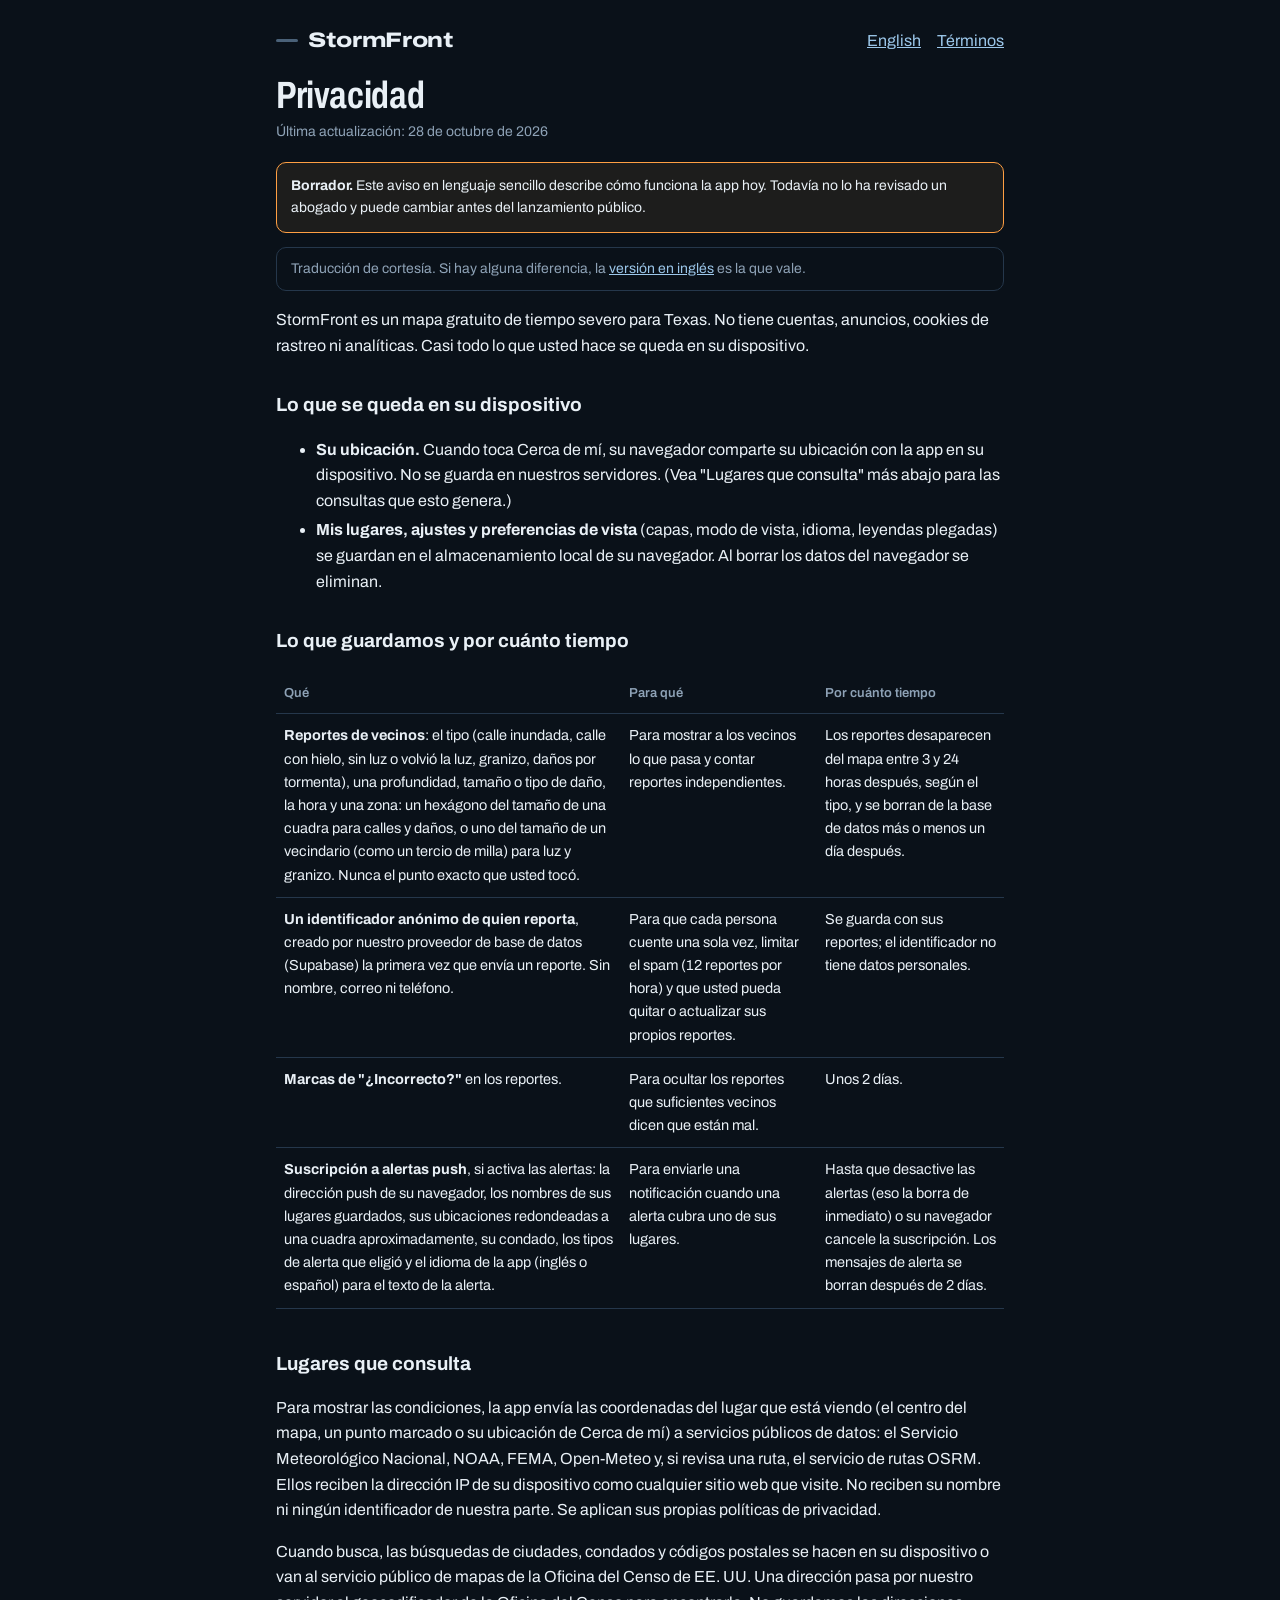
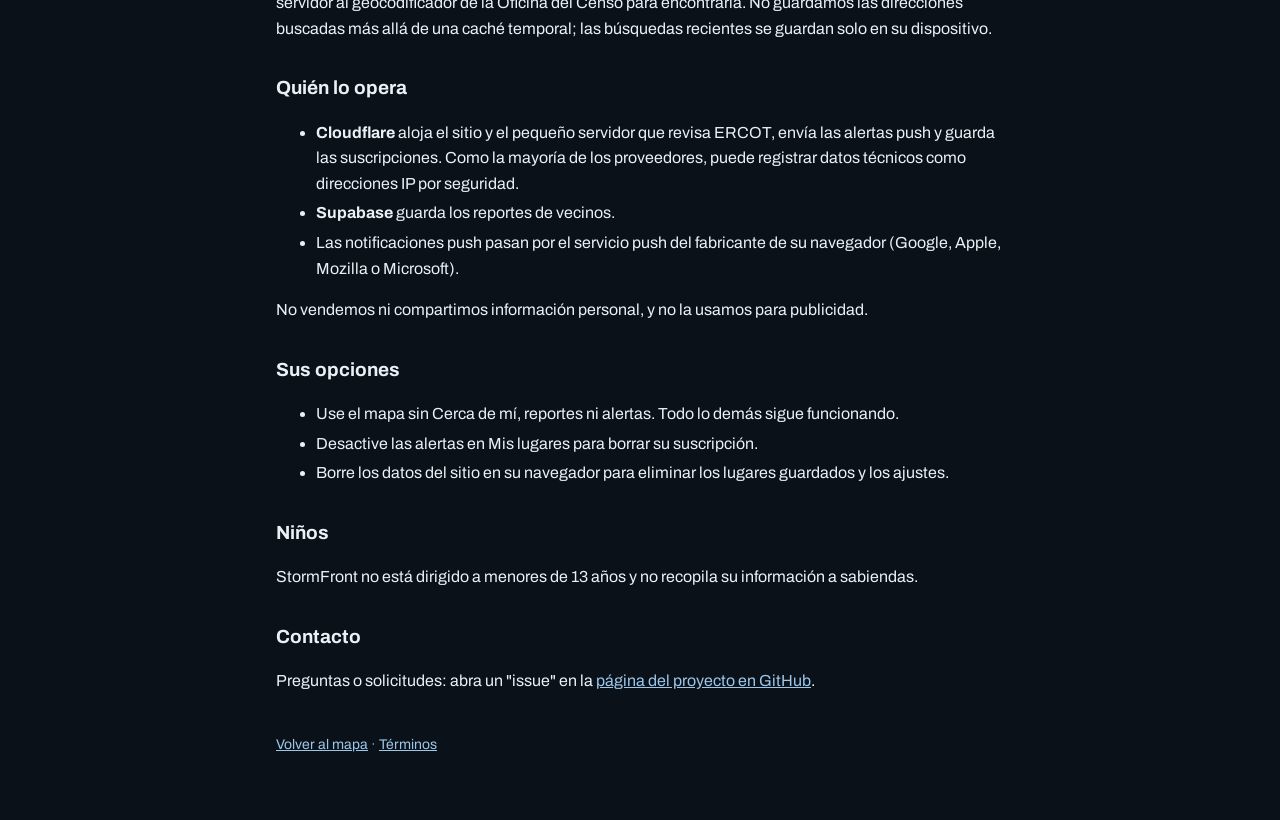
<file: privacy-es.html>
<!doctype html>
<html lang="es">
<head>
  <meta charset="utf-8">
  <meta name="viewport" content="width=device-width, initial-scale=1">
  <title>Privacidad de StormFront</title>
  <meta name="description" content="Qué recopila StormFront, para qué y por cuánto tiempo.">
  <meta name="theme-color" content="#0a1119">
  <link rel="icon" href="icons/icon.svg" type="image/svg+xml">
  <link rel="stylesheet" href="https://fonts.googleapis.com/css2?family=Archivo:wdth,wght@62..125,100..900&display=swap">
  <link rel="stylesheet" href="css/legal.css">
</head>
<body>
<main>
  <div class="top"><a class="wordmark" href="./">StormFront</a><span class="top-links"><a href="privacy.html" lang="en">English</a><a href="terms-es.html">Términos</a></span></div>
  <h1>Privacidad</h1>
  <p class="meta">Última actualización: 28 de octubre de 2026</p>
  <p class="draft"><strong>Borrador.</strong> Este aviso en lenguaje sencillo describe cómo funciona la app hoy. Todavía no lo ha revisado un abogado y puede cambiar antes del lanzamiento público.</p>
  <p class="courtesy">Traducción de cortesía. Si hay alguna diferencia, la <a href="privacy.html" lang="en">versión en inglés</a> es la que vale.</p>

  <p>StormFront es un mapa gratuito de tiempo severo para Texas. No tiene cuentas, anuncios, cookies de rastreo ni analíticas. Casi todo lo que usted hace se queda en su dispositivo.</p>

  <h2>Lo que se queda en su dispositivo</h2>
  <ul>
    <li><strong>Su ubicación.</strong> Cuando toca Cerca de mí, su navegador comparte su ubicación con la app en su dispositivo. No se guarda en nuestros servidores. (Vea "Lugares que consulta" más abajo para las consultas que esto genera.)</li>
    <li><strong>Mis lugares, ajustes y preferencias de vista</strong> (capas, modo de vista, idioma, leyendas plegadas) se guardan en el almacenamiento local de su navegador. Al borrar los datos del navegador se eliminan.</li>
  </ul>

  <h2>Lo que guardamos y por cuánto tiempo</h2>
  <div class="table-wrap">
  <table>
    <thead><tr><th>Qué</th><th>Para qué</th><th>Por cuánto tiempo</th></tr></thead>
    <tbody>
      <tr><td><strong>Reportes de vecinos</strong>: el tipo (calle inundada, calle con hielo, sin luz o volvió la luz, granizo, daños por tormenta), una profundidad, tamaño o tipo de daño, la hora y una zona: un hexágono del tamaño de una cuadra para calles y daños, o uno del tamaño de un vecindario (como un tercio de milla) para luz y granizo. Nunca el punto exacto que usted tocó.</td><td>Para mostrar a los vecinos lo que pasa y contar reportes independientes.</td><td>Los reportes desaparecen del mapa entre 3 y 24 horas después, según el tipo, y se borran de la base de datos más o menos un día después.</td></tr>
      <tr><td><strong>Un identificador anónimo de quien reporta</strong>, creado por nuestro proveedor de base de datos (Supabase) la primera vez que envía un reporte. Sin nombre, correo ni teléfono.</td><td>Para que cada persona cuente una sola vez, limitar el spam (12 reportes por hora) y que usted pueda quitar o actualizar sus propios reportes.</td><td>Se guarda con sus reportes; el identificador no tiene datos personales.</td></tr>
      <tr><td><strong>Marcas de "¿Incorrecto?"</strong> en los reportes.</td><td>Para ocultar los reportes que suficientes vecinos dicen que están mal.</td><td>Unos 2 días.</td></tr>
      <tr><td><strong>Suscripción a alertas push</strong>, si activa las alertas: la dirección push de su navegador, los nombres de sus lugares guardados, sus ubicaciones redondeadas a una cuadra aproximadamente, su condado, los tipos de alerta que eligió y el idioma de la app (inglés o español) para el texto de la alerta.</td><td>Para enviarle una notificación cuando una alerta cubra uno de sus lugares.</td><td>Hasta que desactive las alertas (eso la borra de inmediato) o su navegador cancele la suscripción. Los mensajes de alerta se borran después de 2 días.</td></tr>
    </tbody>
  </table>
  </div>

  <h2>Lugares que consulta</h2>
  <p>Para mostrar las condiciones, la app envía las coordenadas del lugar que está viendo (el centro del mapa, un punto marcado o su ubicación de Cerca de mí) a servicios públicos de datos: el Servicio Meteorológico Nacional, NOAA, FEMA, Open-Meteo y, si revisa una ruta, el servicio de rutas OSRM. Ellos reciben la dirección IP de su dispositivo como cualquier sitio web que visite. No reciben su nombre ni ningún identificador de nuestra parte. Se aplican sus propias políticas de privacidad.</p>
  <p>Cuando busca, las búsquedas de ciudades, condados y códigos postales se hacen en su dispositivo o van al servicio público de mapas de la Oficina del Censo de EE. UU. Una dirección pasa por nuestro servidor al geocodificador de la Oficina del Censo para encontrarla. No guardamos las direcciones buscadas más allá de una caché temporal; las búsquedas recientes se guardan solo en su dispositivo.</p>

  <h2>Quién lo opera</h2>
  <ul>
    <li><strong>Cloudflare</strong> aloja el sitio y el pequeño servidor que revisa ERCOT, envía las alertas push y guarda las suscripciones. Como la mayoría de los proveedores, puede registrar datos técnicos como direcciones IP por seguridad.</li>
    <li><strong>Supabase</strong> guarda los reportes de vecinos.</li>
    <li>Las notificaciones push pasan por el servicio push del fabricante de su navegador (Google, Apple, Mozilla o Microsoft).</li>
  </ul>
  <p>No vendemos ni compartimos información personal, y no la usamos para publicidad.</p>

  <h2>Sus opciones</h2>
  <ul>
    <li>Use el mapa sin Cerca de mí, reportes ni alertas. Todo lo demás sigue funcionando.</li>
    <li>Desactive las alertas en Mis lugares para borrar su suscripción.</li>
    <li>Borre los datos del sitio en su navegador para eliminar los lugares guardados y los ajustes.</li>
  </ul>

  <h2>Niños</h2>
  <p>StormFront no está dirigido a menores de 13 años y no recopila su información a sabiendas.</p>

  <h2>Contacto</h2>
  <p>Preguntas o solicitudes: abra un "issue" en la <a href="https://github.com/0xReap3r/weather-protocol/issues" target="_blank" rel="noopener">página del proyecto en GitHub</a>.</p>

  <footer><a href="./">Volver al mapa</a> · <a href="terms-es.html">Términos</a></footer>
</main>
</body>
</html>
</file>
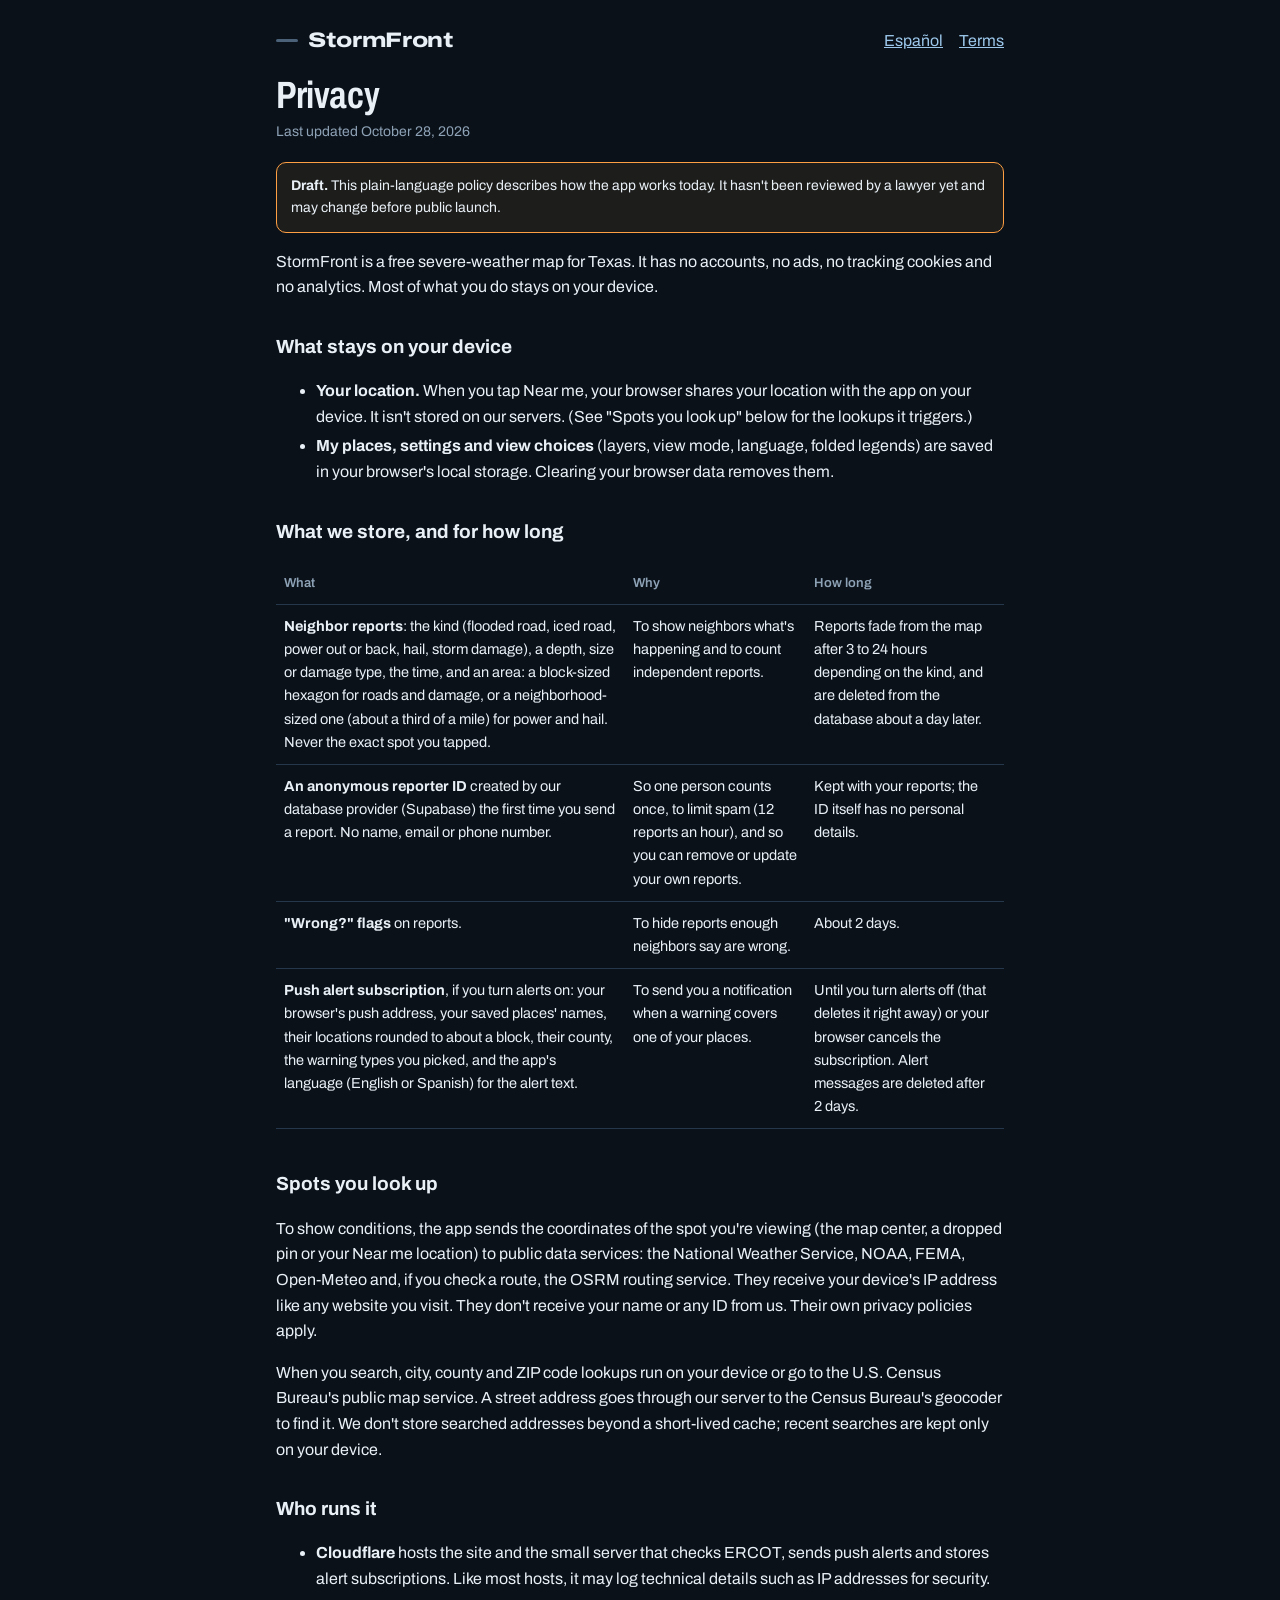
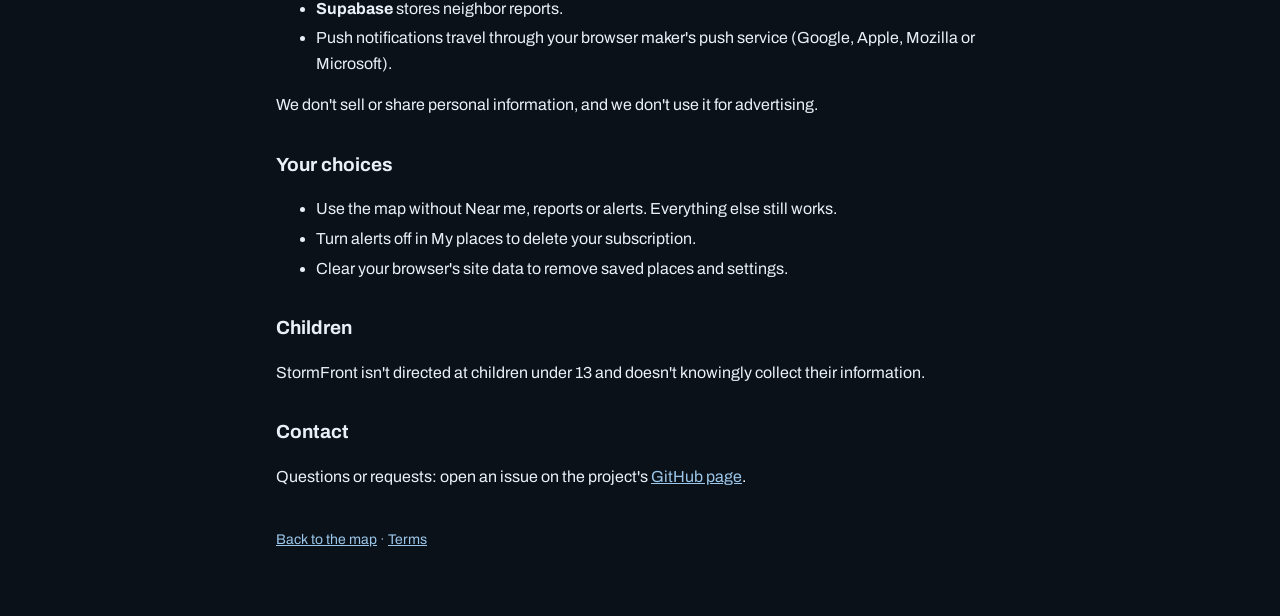
<file: privacy.html>
<!doctype html>
<html lang="en">
<head>
  <meta charset="utf-8">
  <meta name="viewport" content="width=device-width, initial-scale=1">
  <title>StormFront privacy</title>
  <meta name="description" content="What StormFront collects, why, and how long it keeps it.">
  <link rel="icon" href="icons/icon.svg" type="image/svg+xml">
  <link rel="stylesheet" href="https://fonts.googleapis.com/css2?family=Archivo:wdth,wght@62..125,100..900&display=swap">
  <link rel="stylesheet" href="css/legal.css">
</head>
<body>
<main>
  <div class="top"><a class="wordmark" href="./">StormFront</a><span class="top-links"><a href="privacy-es.html" lang="es">Español</a><a href="terms.html">Terms</a></span></div>
  <h1>Privacy</h1>
  <p class="meta">Last updated October 28, 2026</p>
  <p class="draft"><strong>Draft.</strong> This plain-language policy describes how the app works today. It hasn't been reviewed by a lawyer yet and may change before public launch.</p>

  <p>StormFront is a free severe-weather map for Texas. It has no accounts, no ads, no tracking cookies and no analytics. Most of what you do stays on your device.</p>

  <h2>What stays on your device</h2>
  <ul>
    <li><strong>Your location.</strong> When you tap Near me, your browser shares your location with the app on your device. It isn't stored on our servers. (See "Spots you look up" below for the lookups it triggers.)</li>
    <li><strong>My places, settings and view choices</strong> (layers, view mode, language, folded legends) are saved in your browser's local storage. Clearing your browser data removes them.</li>
  </ul>

  <h2>What we store, and for how long</h2>
  <div class="table-wrap">
  <table>
    <thead><tr><th>What</th><th>Why</th><th>How long</th></tr></thead>
    <tbody>
      <tr><td><strong>Neighbor reports</strong>: the kind (flooded road, iced road, power out or back, hail, storm damage), a depth, size or damage type, the time, and an area: a block-sized hexagon for roads and damage, or a neighborhood-sized one (about a third of a mile) for power and hail. Never the exact spot you tapped.</td><td>To show neighbors what's happening and to count independent reports.</td><td>Reports fade from the map after 3 to 24 hours depending on the kind, and are deleted from the database about a day later.</td></tr>
      <tr><td><strong>An anonymous reporter ID</strong> created by our database provider (Supabase) the first time you send a report. No name, email or phone number.</td><td>So one person counts once, to limit spam (12 reports an hour), and so you can remove or update your own reports.</td><td>Kept with your reports; the ID itself has no personal details.</td></tr>
      <tr><td><strong>"Wrong?" flags</strong> on reports.</td><td>To hide reports enough neighbors say are wrong.</td><td>About 2 days.</td></tr>
      <tr><td><strong>Push alert subscription</strong>, if you turn alerts on: your browser's push address, your saved places' names, their locations rounded to about a block, their county, the warning types you picked, and the app's language (English or Spanish) for the alert text.</td><td>To send you a notification when a warning covers one of your places.</td><td>Until you turn alerts off (that deletes it right away) or your browser cancels the subscription. Alert messages are deleted after 2 days.</td></tr>
    </tbody>
  </table>
  </div>

  <h2>Spots you look up</h2>
  <p>To show conditions, the app sends the coordinates of the spot you're viewing (the map center, a dropped pin or your Near me location) to public data services: the National Weather Service, NOAA, FEMA, Open-Meteo and, if you check a route, the OSRM routing service. They receive your device's IP address like any website you visit. They don't receive your name or any ID from us. Their own privacy policies apply.</p>
  <p>When you search, city, county and ZIP code lookups run on your device or go to the U.S. Census Bureau's public map service. A street address goes through our server to the Census Bureau's geocoder to find it. We don't store searched addresses beyond a short-lived cache; recent searches are kept only on your device.</p>

  <h2>Who runs it</h2>
  <ul>
    <li><strong>Cloudflare</strong> hosts the site and the small server that checks ERCOT, sends push alerts and stores alert subscriptions. Like most hosts, it may log technical details such as IP addresses for security.</li>
    <li><strong>Supabase</strong> stores neighbor reports.</li>
    <li>Push notifications travel through your browser maker's push service (Google, Apple, Mozilla or Microsoft).</li>
  </ul>
  <p>We don't sell or share personal information, and we don't use it for advertising.</p>

  <h2>Your choices</h2>
  <ul>
    <li>Use the map without Near me, reports or alerts. Everything else still works.</li>
    <li>Turn alerts off in My places to delete your subscription.</li>
    <li>Clear your browser's site data to remove saved places and settings.</li>
  </ul>

  <h2>Children</h2>
  <p>StormFront isn't directed at children under 13 and doesn't knowingly collect their information.</p>

  <h2>Contact</h2>
  <p>Questions or requests: open an issue on the project's <a href="https://github.com/0xReap3r/weather-protocol/issues" target="_blank" rel="noopener">GitHub page</a>.</p>

  <footer><a href="./">Back to the map</a> · <a href="terms.html">Terms</a></footer>
</main>
</body>
</html>
</file>
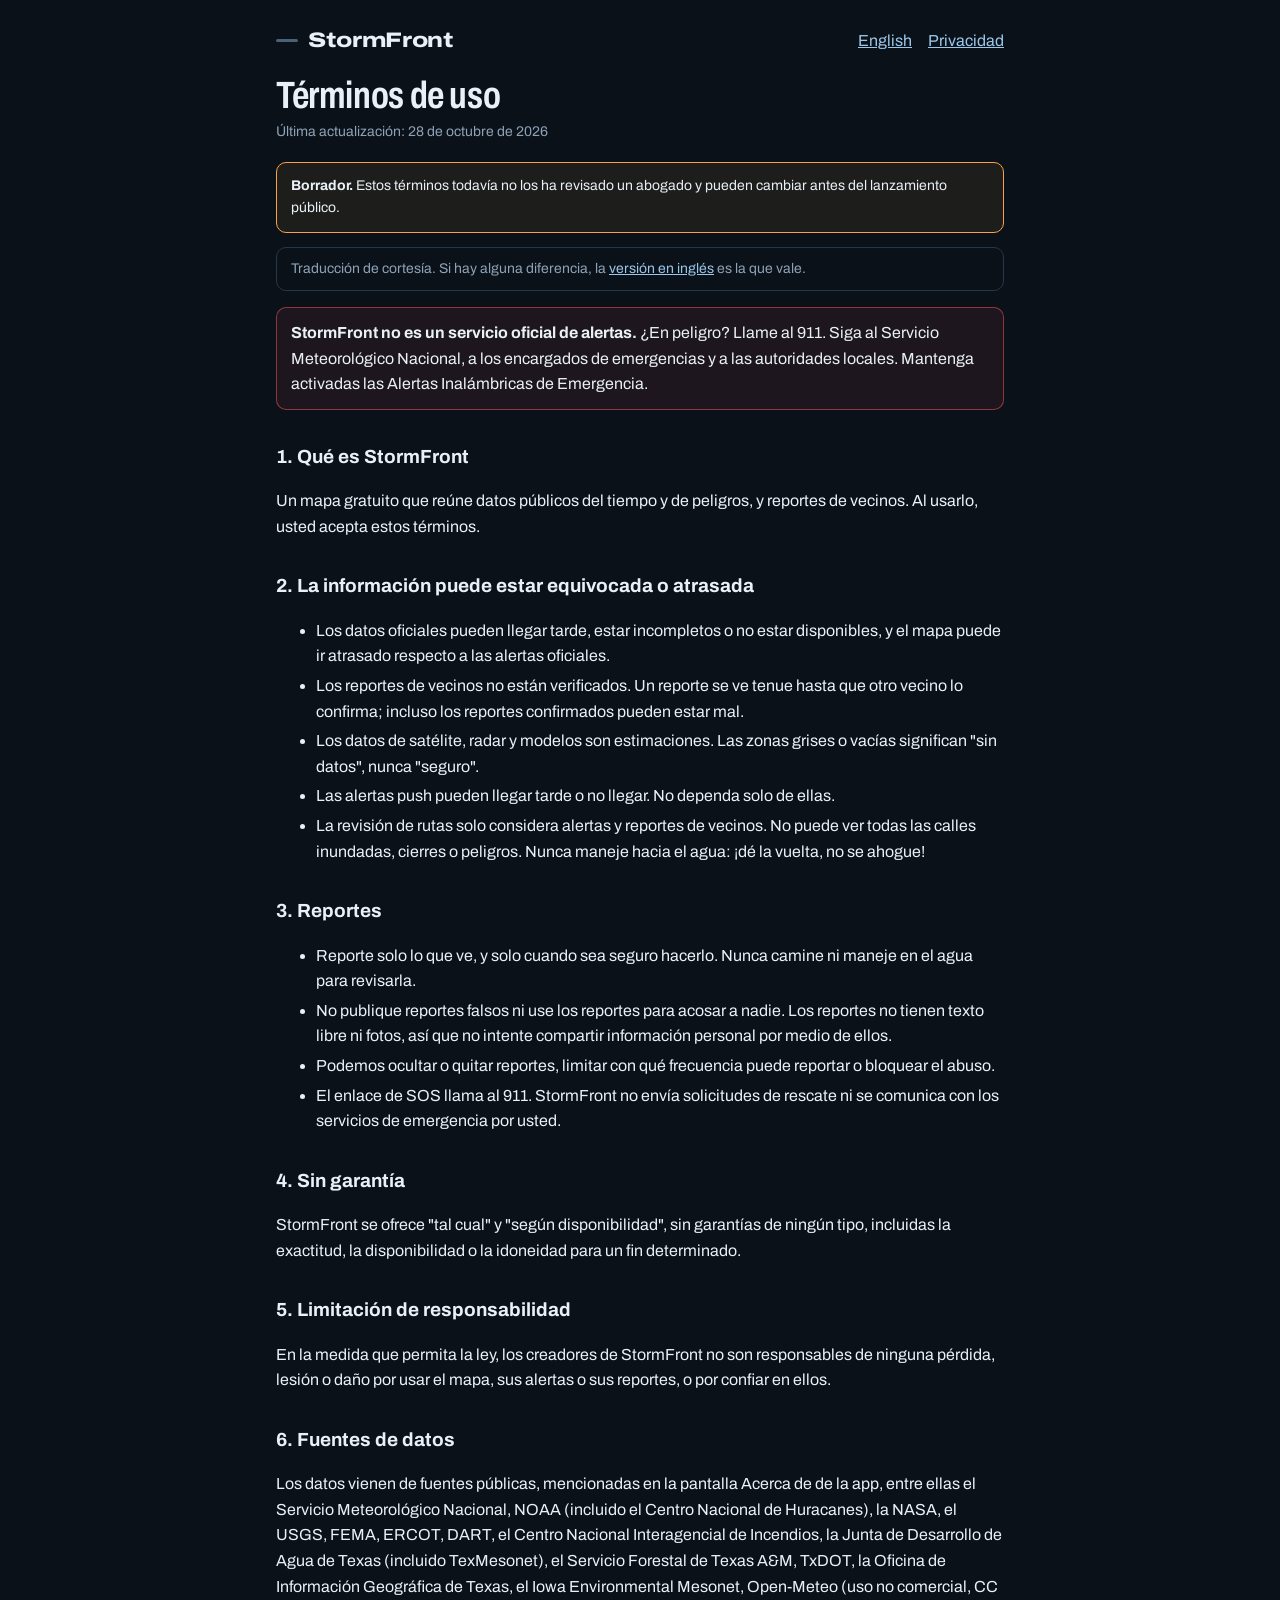
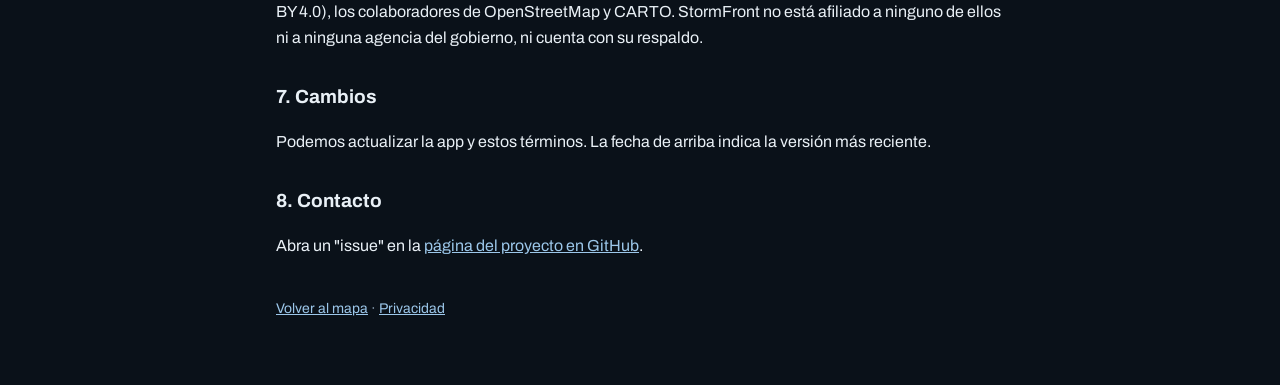
<file: terms-es.html>
<!doctype html>
<html lang="es">
<head>
  <meta charset="utf-8">
  <meta name="viewport" content="width=device-width, initial-scale=1">
  <title>Términos de StormFront</title>
  <meta name="description" content="Términos de uso de StormFront.">
  <meta name="theme-color" content="#0a1119">
  <link rel="icon" href="icons/icon.svg" type="image/svg+xml">
  <link rel="stylesheet" href="https://fonts.googleapis.com/css2?family=Archivo:wdth,wght@62..125,100..900&display=swap">
  <link rel="stylesheet" href="css/legal.css">
</head>
<body>
<main>
  <div class="top"><a class="wordmark" href="./">StormFront</a><span class="top-links"><a href="terms.html" lang="en">English</a><a href="privacy-es.html">Privacidad</a></span></div>
  <h1>Términos de uso</h1>
  <p class="meta">Última actualización: 28 de octubre de 2026</p>
  <p class="draft"><strong>Borrador.</strong> Estos términos todavía no los ha revisado un abogado y pueden cambiar antes del lanzamiento público.</p>
  <p class="courtesy">Traducción de cortesía. Si hay alguna diferencia, la <a href="terms.html" lang="en">versión en inglés</a> es la que vale.</p>

  <p class="danger"><strong>StormFront no es un servicio oficial de alertas.</strong> ¿En peligro? Llame al 911. Siga al Servicio Meteorológico Nacional, a los encargados de emergencias y a las autoridades locales. Mantenga activadas las Alertas Inalámbricas de Emergencia.</p>

  <h2>1. Qué es StormFront</h2>
  <p>Un mapa gratuito que reúne datos públicos del tiempo y de peligros, y reportes de vecinos. Al usarlo, usted acepta estos términos.</p>

  <h2>2. La información puede estar equivocada o atrasada</h2>
  <ul>
    <li>Los datos oficiales pueden llegar tarde, estar incompletos o no estar disponibles, y el mapa puede ir atrasado respecto a las alertas oficiales.</li>
    <li>Los reportes de vecinos no están verificados. Un reporte se ve tenue hasta que otro vecino lo confirma; incluso los reportes confirmados pueden estar mal.</li>
    <li>Los datos de satélite, radar y modelos son estimaciones. Las zonas grises o vacías significan "sin datos", nunca "seguro".</li>
    <li>Las alertas push pueden llegar tarde o no llegar. No dependa solo de ellas.</li>
    <li>La revisión de rutas solo considera alertas y reportes de vecinos. No puede ver todas las calles inundadas, cierres o peligros. Nunca maneje hacia el agua: ¡dé la vuelta, no se ahogue!</li>
  </ul>

  <h2>3. Reportes</h2>
  <ul>
    <li>Reporte solo lo que ve, y solo cuando sea seguro hacerlo. Nunca camine ni maneje en el agua para revisarla.</li>
    <li>No publique reportes falsos ni use los reportes para acosar a nadie. Los reportes no tienen texto libre ni fotos, así que no intente compartir información personal por medio de ellos.</li>
    <li>Podemos ocultar o quitar reportes, limitar con qué frecuencia puede reportar o bloquear el abuso.</li>
    <li>El enlace de SOS llama al 911. StormFront no envía solicitudes de rescate ni se comunica con los servicios de emergencia por usted.</li>
  </ul>

  <h2>4. Sin garantía</h2>
  <p>StormFront se ofrece "tal cual" y "según disponibilidad", sin garantías de ningún tipo, incluidas la exactitud, la disponibilidad o la idoneidad para un fin determinado.</p>

  <h2>5. Limitación de responsabilidad</h2>
  <p>En la medida que permita la ley, los creadores de StormFront no son responsables de ninguna pérdida, lesión o daño por usar el mapa, sus alertas o sus reportes, o por confiar en ellos.</p>

  <h2>6. Fuentes de datos</h2>
  <p>Los datos vienen de fuentes públicas, mencionadas en la pantalla Acerca de de la app, entre ellas el Servicio Meteorológico Nacional, NOAA (incluido el Centro Nacional de Huracanes), la NASA, el USGS, FEMA, ERCOT, DART, el Centro Nacional Interagencial de Incendios, la Junta de Desarrollo de Agua de Texas (incluido TexMesonet), el Servicio Forestal de Texas A&amp;M, TxDOT, la Oficina de Información Geográfica de Texas, el Iowa Environmental Mesonet, Open-Meteo (uso no comercial, CC BY 4.0), los colaboradores de OpenStreetMap y CARTO. StormFront no está afiliado a ninguno de ellos ni a ninguna agencia del gobierno, ni cuenta con su respaldo.</p>

  <h2>7. Cambios</h2>
  <p>Podemos actualizar la app y estos términos. La fecha de arriba indica la versión más reciente.</p>

  <h2>8. Contacto</h2>
  <p>Abra un "issue" en la <a href="https://github.com/0xReap3r/weather-protocol/issues" target="_blank" rel="noopener">página del proyecto en GitHub</a>.</p>

  <footer><a href="./">Volver al mapa</a> · <a href="privacy-es.html">Privacidad</a></footer>
</main>
</body>
</html>
</file>
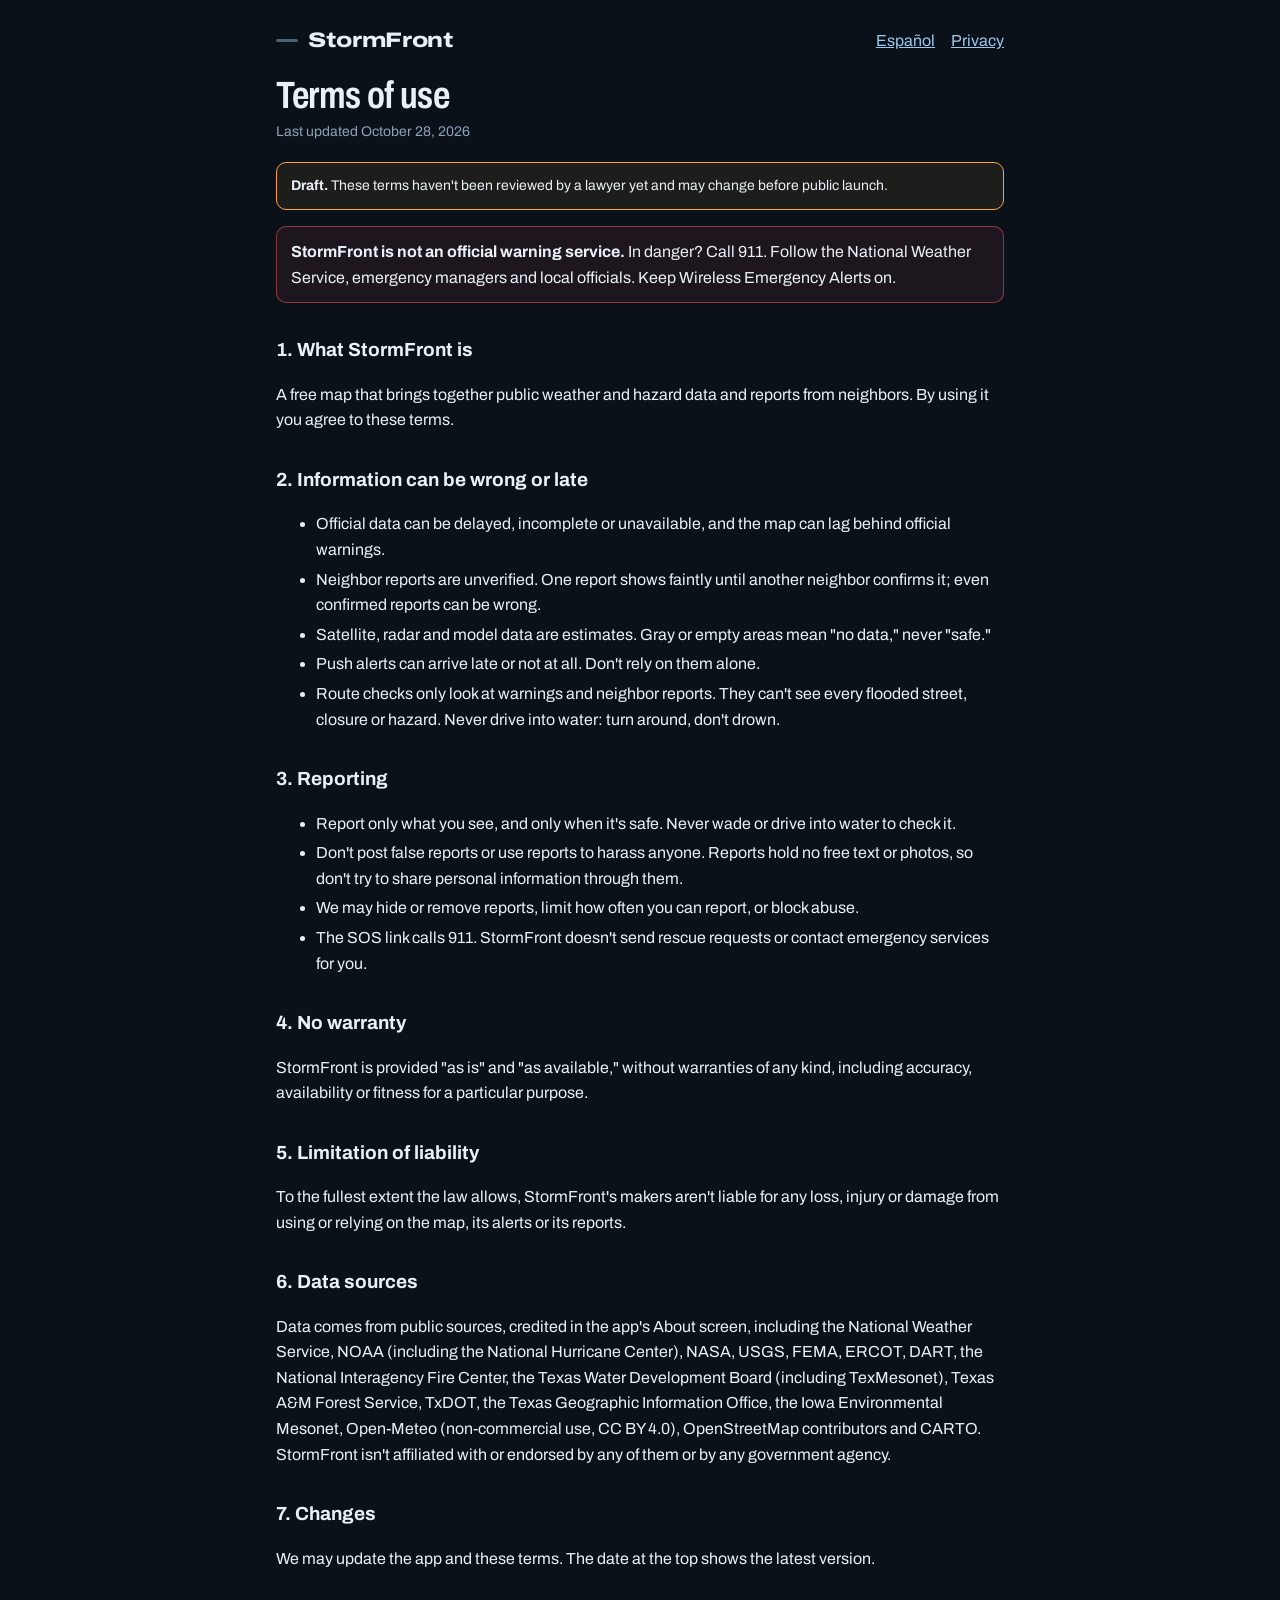
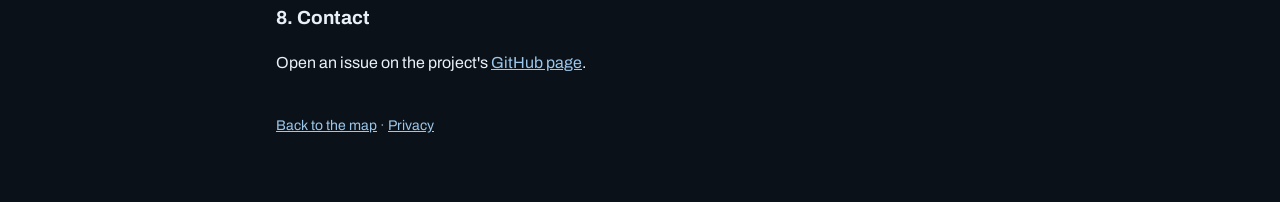
<file: terms.html>
<!doctype html>
<html lang="en">
<head>
  <meta charset="utf-8">
  <meta name="viewport" content="width=device-width, initial-scale=1">
  <title>StormFront terms</title>
  <meta name="description" content="Terms for using the StormFront severe-weather map.">
  <link rel="icon" href="icons/icon.svg" type="image/svg+xml">
  <link rel="stylesheet" href="https://fonts.googleapis.com/css2?family=Archivo:wdth,wght@62..125,100..900&display=swap">
  <link rel="stylesheet" href="css/legal.css">
</head>
<body>
<main>
  <div class="top"><a class="wordmark" href="./">StormFront</a><span class="top-links"><a href="terms-es.html" lang="es">Español</a><a href="privacy.html">Privacy</a></span></div>
  <h1>Terms of use</h1>
  <p class="meta">Last updated October 28, 2026</p>
  <p class="draft"><strong>Draft.</strong> These terms haven't been reviewed by a lawyer yet and may change before public launch.</p>

  <p class="danger"><strong>StormFront is not an official warning service.</strong> In danger? Call 911. Follow the National Weather Service, emergency managers and local officials. Keep Wireless Emergency Alerts on.</p>

  <h2>1. What StormFront is</h2>
  <p>A free map that brings together public weather and hazard data and reports from neighbors. By using it you agree to these terms.</p>

  <h2>2. Information can be wrong or late</h2>
  <ul>
    <li>Official data can be delayed, incomplete or unavailable, and the map can lag behind official warnings.</li>
    <li>Neighbor reports are unverified. One report shows faintly until another neighbor confirms it; even confirmed reports can be wrong.</li>
    <li>Satellite, radar and model data are estimates. Gray or empty areas mean "no data," never "safe."</li>
    <li>Push alerts can arrive late or not at all. Don't rely on them alone.</li>
    <li>Route checks only look at warnings and neighbor reports. They can't see every flooded street, closure or hazard. Never drive into water: turn around, don't drown.</li>
  </ul>

  <h2>3. Reporting</h2>
  <ul>
    <li>Report only what you see, and only when it's safe. Never wade or drive into water to check it.</li>
    <li>Don't post false reports or use reports to harass anyone. Reports hold no free text or photos, so don't try to share personal information through them.</li>
    <li>We may hide or remove reports, limit how often you can report, or block abuse.</li>
    <li>The SOS link calls 911. StormFront doesn't send rescue requests or contact emergency services for you.</li>
  </ul>

  <h2>4. No warranty</h2>
  <p>StormFront is provided "as is" and "as available," without warranties of any kind, including accuracy, availability or fitness for a particular purpose.</p>

  <h2>5. Limitation of liability</h2>
  <p>To the fullest extent the law allows, StormFront's makers aren't liable for any loss, injury or damage from using or relying on the map, its alerts or its reports.</p>

  <h2>6. Data sources</h2>
  <p>Data comes from public sources, credited in the app's About screen, including the National Weather Service, NOAA (including the National Hurricane Center), NASA, USGS, FEMA, ERCOT, DART, the National Interagency Fire Center, the Texas Water Development Board (including TexMesonet), Texas A&amp;M Forest Service, TxDOT, the Texas Geographic Information Office, the Iowa Environmental Mesonet, Open-Meteo (non-commercial use, CC BY 4.0), OpenStreetMap contributors and CARTO. StormFront isn't affiliated with or endorsed by any of them or by any government agency.</p>

  <h2>7. Changes</h2>
  <p>We may update the app and these terms. The date at the top shows the latest version.</p>

  <h2>8. Contact</h2>
  <p>Open an issue on the project's <a href="https://github.com/0xReap3r/weather-protocol/issues" target="_blank" rel="noopener">GitHub page</a>.</p>

  <footer><a href="./">Back to the map</a> · <a href="privacy.html">Privacy</a></footer>
</main>
</body>
</html>
</file>
<file: css/legal.css>
/* Privacy and terms pages: same dark tokens as the app, plain readable text. */
:root {
  color-scheme: dark;
  --ink-0: #0a1119; --ink-1: #101b27; --ink-2: #172433; --line: #25374b;
  --text: #e9f0f6; --text-dim: #8ea2b6; --signal: #9cc7ea; --danger: #ff5c5c; --threat: #4a6178;
  --font-display: "Archivo", "Arial Narrow", system-ui, sans-serif;
  --font-body: "Archivo", system-ui, -apple-system, "Segoe UI", sans-serif;
}
* { box-sizing: border-box; }
body { margin: 0; background: var(--ink-0); color: var(--text); font: 16px/1.6 var(--font-body); }
main { max-width: 760px; margin: 0 auto; padding: 24px 16px 64px; }
a { color: var(--signal); }
.top { display: flex; align-items: center; justify-content: space-between; gap: 12px; margin-bottom: 18px; }
.wordmark { display: inline-flex; align-items: center; gap: 10px; font-family: var(--font-display); font-weight: 800; font-stretch: 125%; font-size: 21px; letter-spacing: -.015em; color: var(--text); text-decoration: none; }
.wordmark::before { content: ""; width: 22px; height: 3px; border-radius: 2px; background: var(--threat); }
h1 { font-size: 38px; font-stretch: 75%; font-weight: 650; letter-spacing: -.01em; line-height: 1.05; margin: 8px 0 6px; }
h2 { font-size: 19px; margin: 32px 0 8px; }
.meta { color: var(--text-dim); font-size: 14px; margin: 0 0 18px; }
.draft { padding: 12px 14px; border-radius: 10px; border: 1px solid var(--warn, #ff9f43); background: rgba(255,159,67,.08); font-size: 14px; }
.danger { padding: 12px 14px; border-radius: 10px; border: 1px solid rgba(255,92,92,.5); background: rgba(255,92,92,.08); }
table { width: 100%; border-collapse: collapse; font-size: 14.5px; margin: 8px 0; }
th, td { text-align: left; vertical-align: top; padding: 10px 8px; border-bottom: 1px solid var(--line); }
th { color: var(--text-dim); font-weight: 600; font-size: 13px; }
.table-wrap { overflow-x: auto; }
li { margin: 4px 0; }
footer { margin-top: 40px; color: var(--text-dim); font-size: 14px; }
.top-links { display: flex; gap: 16px; }
.courtesy { padding: 10px 14px; border-radius: 10px; border: 1px solid var(--line); color: var(--text-dim); font-size: 14px; }
</file>
